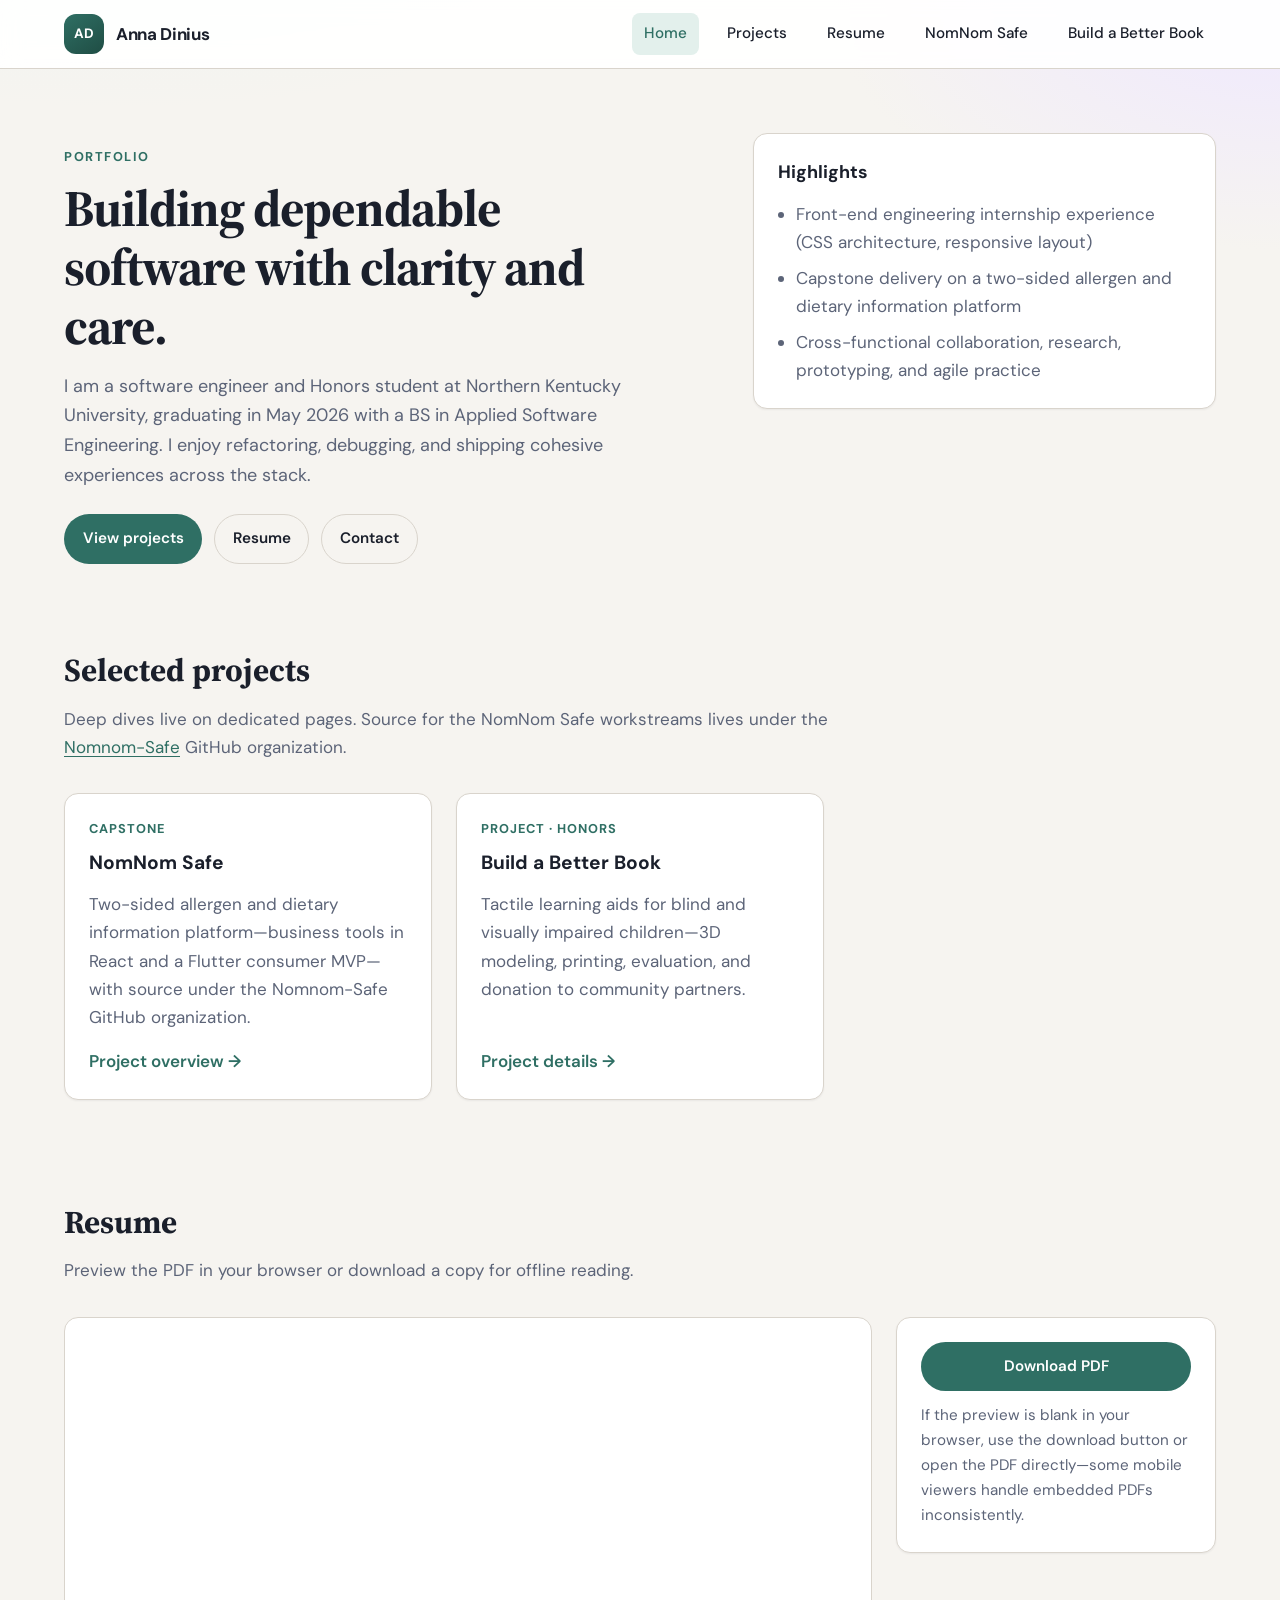
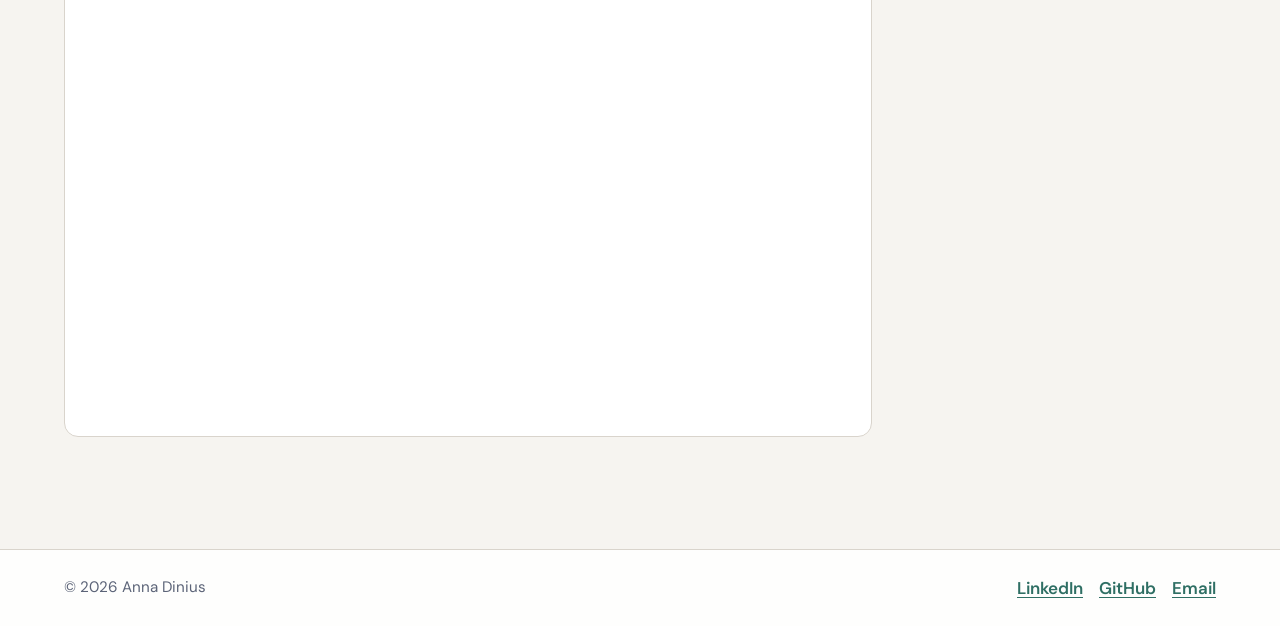
<file: index.html>
<!doctype html>
<html
	lang="en"
	data-base-path="."
>
	<head>
		<meta charset="utf-8" />
		<meta
			name="viewport"
			content="width=device-width, initial-scale=1"
		/>
		<meta
			name="description"
			content="Portfolio of Anna Dinius — software engineer focused on full-stack development, refactoring, and thoughtful product delivery."
		/>
		<title>Anna Dinius · Software Engineer</title>
		<link
			rel="preconnect"
			href="https://fonts.googleapis.com"
		/>
		<link
			rel="preconnect"
			href="https://fonts.gstatic.com"
			crossorigin
		/>
		<link
			href="https://fonts.googleapis.com/css2?family=DM+Sans:ital,opsz,wght@0,9..40,400;0,9..40,600;0,9..40,700;1,9..40,400&family=Source+Serif+4:ital,opsz,wght@0,8..60,600;0,8..60,700;1,8..60,400&display=swap"
			rel="stylesheet"
		/>
		<link
			rel="stylesheet"
			href="css/styles.css"
		/>
	</head>
	<body data-current-nav="home">
		<div class="shell">
			<div id="site-header-mount"></div>

			<main id="main-content">
				<section class="hero">
					<div class="container hero__grid">
						<div>
							<p class="eyebrow">Portfolio</p>
							<h1>Building dependable software with clarity and care.</h1>
							<p class="lede">
								I am a software engineer and Honors student at Northern Kentucky
								University, graduating in May 2026 with a BS in Applied Software
								Engineering. I enjoy refactoring, debugging, and shipping
								cohesive experiences across the stack.
							</p>
							<div class="hero__actions">
								<a
									class="btn btn--primary"
									href="#projects"
									>View projects</a
								>
								<a
									class="btn btn--ghost"
									href="#resume"
									>Resume</a
								>
								<a
									class="btn btn--ghost"
									href="mailto:ae.dinius03@gmail.com"
									>Contact</a
								>
							</div>
						</div>
						<aside
							class="card"
							aria-labelledby="highlights-title"
						>
							<h2 id="highlights-title">Highlights</h2>
							<ul>
								<li>
									Front-end engineering internship experience (CSS architecture,
									responsive layout)
								</li>
								<li>
									Capstone delivery on a two-sided allergen and dietary
									information platform
								</li>
								<li>
									Cross-functional collaboration, research, prototyping, and
									agile practice
								</li>
							</ul>
						</aside>
					</div>
				</section>

				<section
					id="projects"
					class="section section--tight"
					aria-labelledby="projects-title"
				>
					<div class="container">
						<h2
							id="projects-title"
							class="section__title"
						>
							Selected projects
						</h2>
						<p class="section__intro">
							Deep dives live on dedicated pages. Source for the NomNom Safe
							workstreams lives under the
							<a
								href="https://github.com/Nomnom-Safe"
								rel="noopener noreferrer"
								target="_blank"
								>Nomnom-Safe</a
							>
							GitHub organization.
						</p>
						<div class="project-grid">
							<a
								class="project-card"
								href="projects/nomnom-safe.html"
							>
								<span class="project-card__meta">Capstone</span>
								<h3>NomNom Safe</h3>
								<p>
									Two-sided allergen and dietary information platform—business
									tools in React and a Flutter consumer MVP—with source under
									the Nomnom-Safe GitHub organization.
								</p>
								<span class="project-card__cta">Project overview →</span>
							</a>
							<a
								class="project-card"
								href="projects/build-a-better-book.html"
							>
								<span class="project-card__meta">Project · Honors</span>
								<h3>Build a Better Book</h3>
								<p>
									Tactile learning aids for blind and visually impaired
									children—3D modeling, printing, evaluation, and donation to
									community partners.
								</p>
								<span class="project-card__cta">Project details →</span>
							</a>
						</div>
					</div>
				</section>

				<section
					id="resume"
					class="section"
					aria-labelledby="resume-title"
				>
					<div class="container">
						<h2
							id="resume-title"
							class="section__title"
						>
							Resume
						</h2>
						<p class="section__intro">
							Preview the PDF in your browser or download a copy for offline
							reading.
						</p>
						<div class="resume-panel">
							<iframe
								class="pdf-frame"
								title="Anna Dinius resume PDF"
								src="assets/dinius-anna-resume.pdf"
							></iframe>
							<aside class="resume-aside card">
								<a
									class="btn btn--primary"
									href="assets/dinius-anna-resume.pdf"
									download="Anna-Dinius-Resume.pdf"
								>
									Download PDF
								</a>
								<p class="note">
									If the preview is blank in your browser, use the download
									button or open the PDF directly—some mobile viewers handle
									embedded PDFs inconsistently.
								</p>
							</aside>
						</div>
					</div>
				</section>
			</main>

			<div id="site-footer-mount"></div>
		</div>
		<script
			src="js/site.js"
			defer
		></script>
	</body>
</html>
</file>
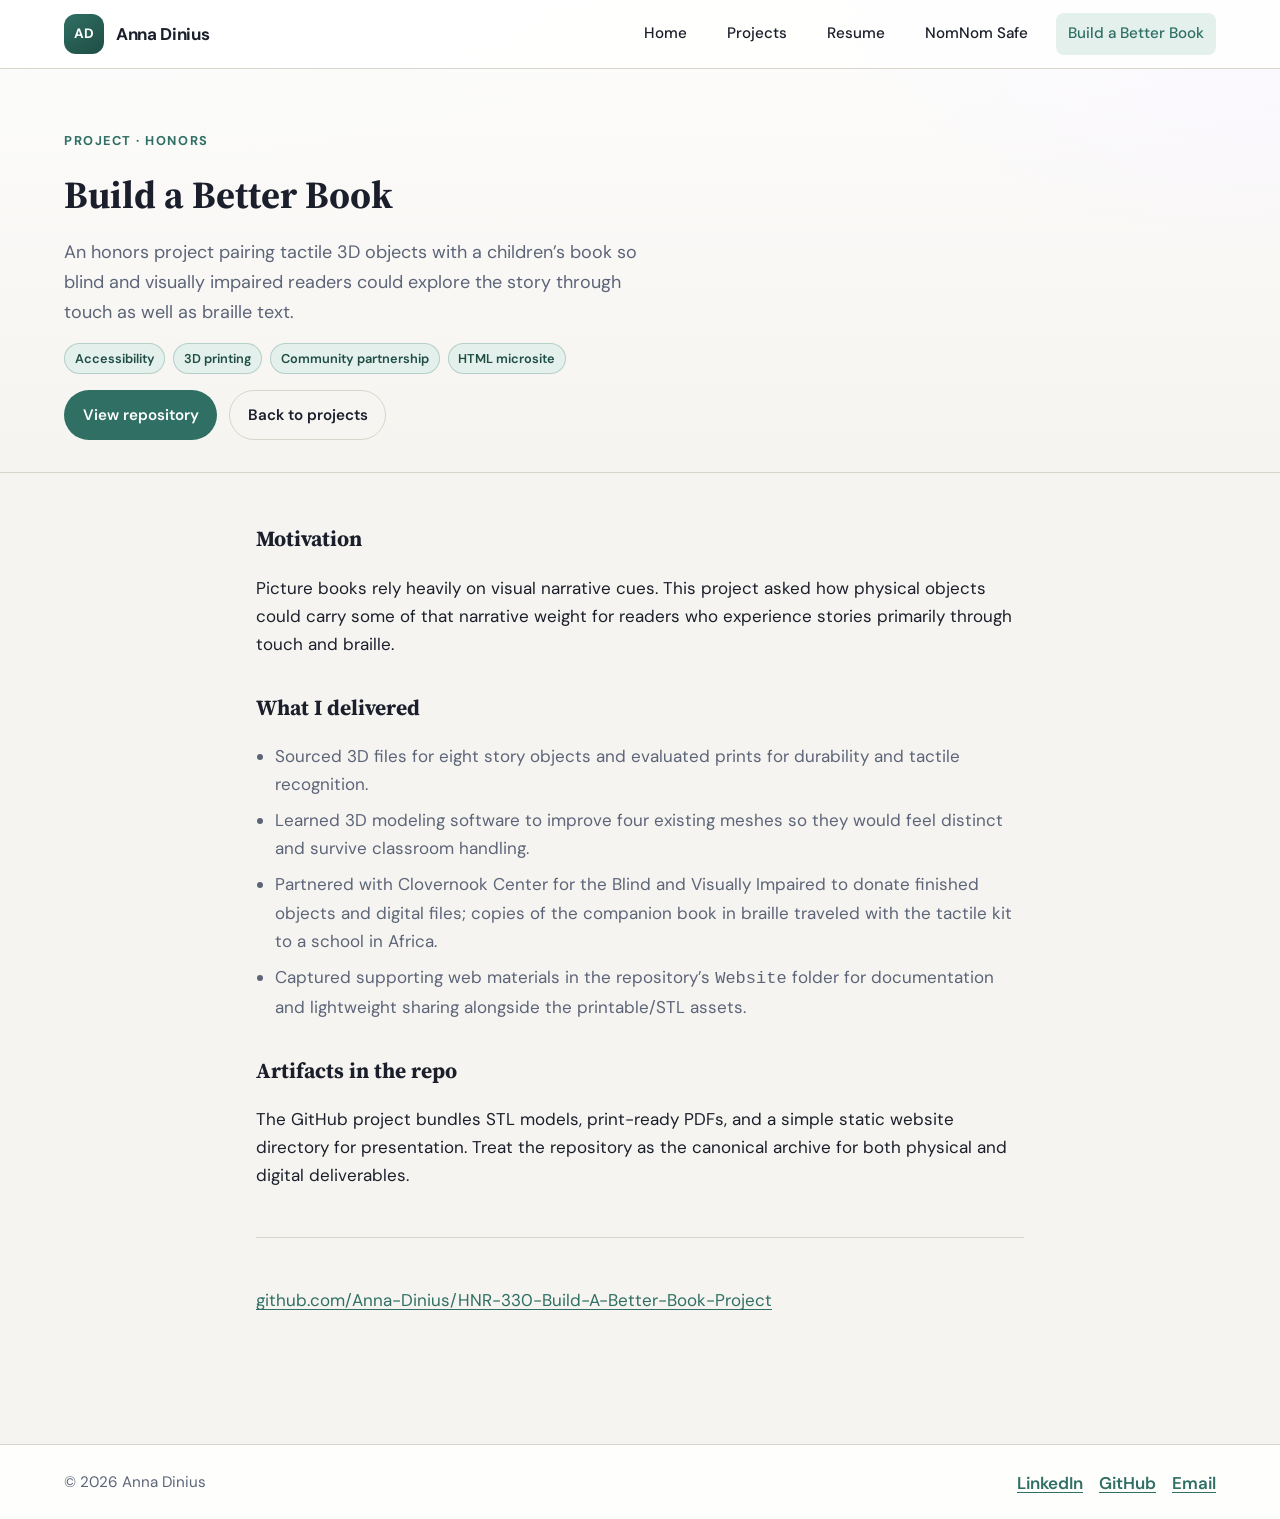
<file: projects/build-a-better-book.html>
<!doctype html>
<html
	lang="en"
	data-base-path=".."
>
	<head>
		<meta charset="utf-8" />
		<meta
			name="viewport"
			content="width=device-width, initial-scale=1"
		/>
		<meta
			name="description"
			content="Build a Better Book honors project — tactile 3D objects paired with children's literature for blind and visually impaired readers."
		/>
		<title>Build a Better Book · Anna Dinius</title>
		<link
			rel="preconnect"
			href="https://fonts.googleapis.com"
		/>
		<link
			rel="preconnect"
			href="https://fonts.gstatic.com"
			crossorigin
		/>
		<link
			href="https://fonts.googleapis.com/css2?family=DM+Sans:ital,opsz,wght@0,9..40,400;0,9..40,600;0,9..40,700;1,9..40,400&family=Source+Serif+4:ital,opsz,wght@0,8..60,600;0,8..60,700;1,8..60,400&display=swap"
			rel="stylesheet"
		/>
		<link
			rel="stylesheet"
			href="../css/styles.css"
		/>
	</head>
	<body data-current-nav="bab">
		<div class="shell">
			<div id="site-header-mount"></div>

			<main id="main-content">
				<header class="page-hero">
					<div class="container">
						<p class="eyebrow">Project · Honors</p>
						<h1>Build a Better Book</h1>
						<p class="lede">
							An honors project pairing tactile 3D objects with a children’s
							book so blind and visually impaired readers could explore the
							story through touch as well as braille text.
						</p>
						<div class="tag-row">
							<span class="tag">Accessibility</span>
							<span class="tag">3D printing</span>
							<span class="tag">Community partnership</span>
							<span class="tag">HTML microsite</span>
						</div>
						<div class="hero__actions">
							<a
								class="btn btn--primary"
								href="https://github.com/Anna-Dinius/HNR-330-Build-A-Better-Book-Project"
								rel="noopener noreferrer"
								target="_blank"
								>View repository</a
							>
							<a
								class="btn btn--ghost"
								href="../index.html#projects"
								>Back to projects</a
							>
						</div>
					</div>
				</header>

				<section class="section">
					<div class="container content-block">
						<h2>Motivation</h2>
						<p>
							Picture books rely heavily on visual narrative cues. This project
							asked how physical objects could carry some of that narrative
							weight for readers who experience stories primarily through touch
							and braille.
						</p>

						<h2>What I delivered</h2>
						<ul>
							<li>
								Sourced 3D files for eight story objects and evaluated prints
								for durability and tactile recognition.
							</li>
							<li>
								Learned 3D modeling software to improve four existing meshes so
								they would feel distinct and survive classroom handling.
							</li>
							<li>
								Partnered with Clovernook Center for the Blind and Visually
								Impaired to donate finished objects and digital files; copies of
								the companion book in braille traveled with the tactile kit to a
								school in Africa.
							</li>
							<li>
								Captured supporting web materials in the repository’s
								<code>Website</code> folder for documentation and lightweight
								sharing alongside the printable/STL assets.
							</li>
						</ul>

						<h2>Artifacts in the repo</h2>
						<p>
							The GitHub project bundles STL models, print-ready PDFs, and a
							simple static website directory for presentation. Treat the
							repository as the canonical archive for both physical and digital
							deliverables.
						</p>

						<div class="divider"></div>
						<p>
							<a
								href="https://github.com/Anna-Dinius/HNR-330-Build-A-Better-Book-Project"
								rel="noopener noreferrer"
								target="_blank"
								>github.com/Anna-Dinius/HNR-330-Build-A-Better-Book-Project</a
							>
						</p>
					</div>
				</section>
			</main>

			<div id="site-footer-mount"></div>
		</div>
		<script
			src="../js/site.js"
			defer
		></script>
	</body>
</html>
</file>
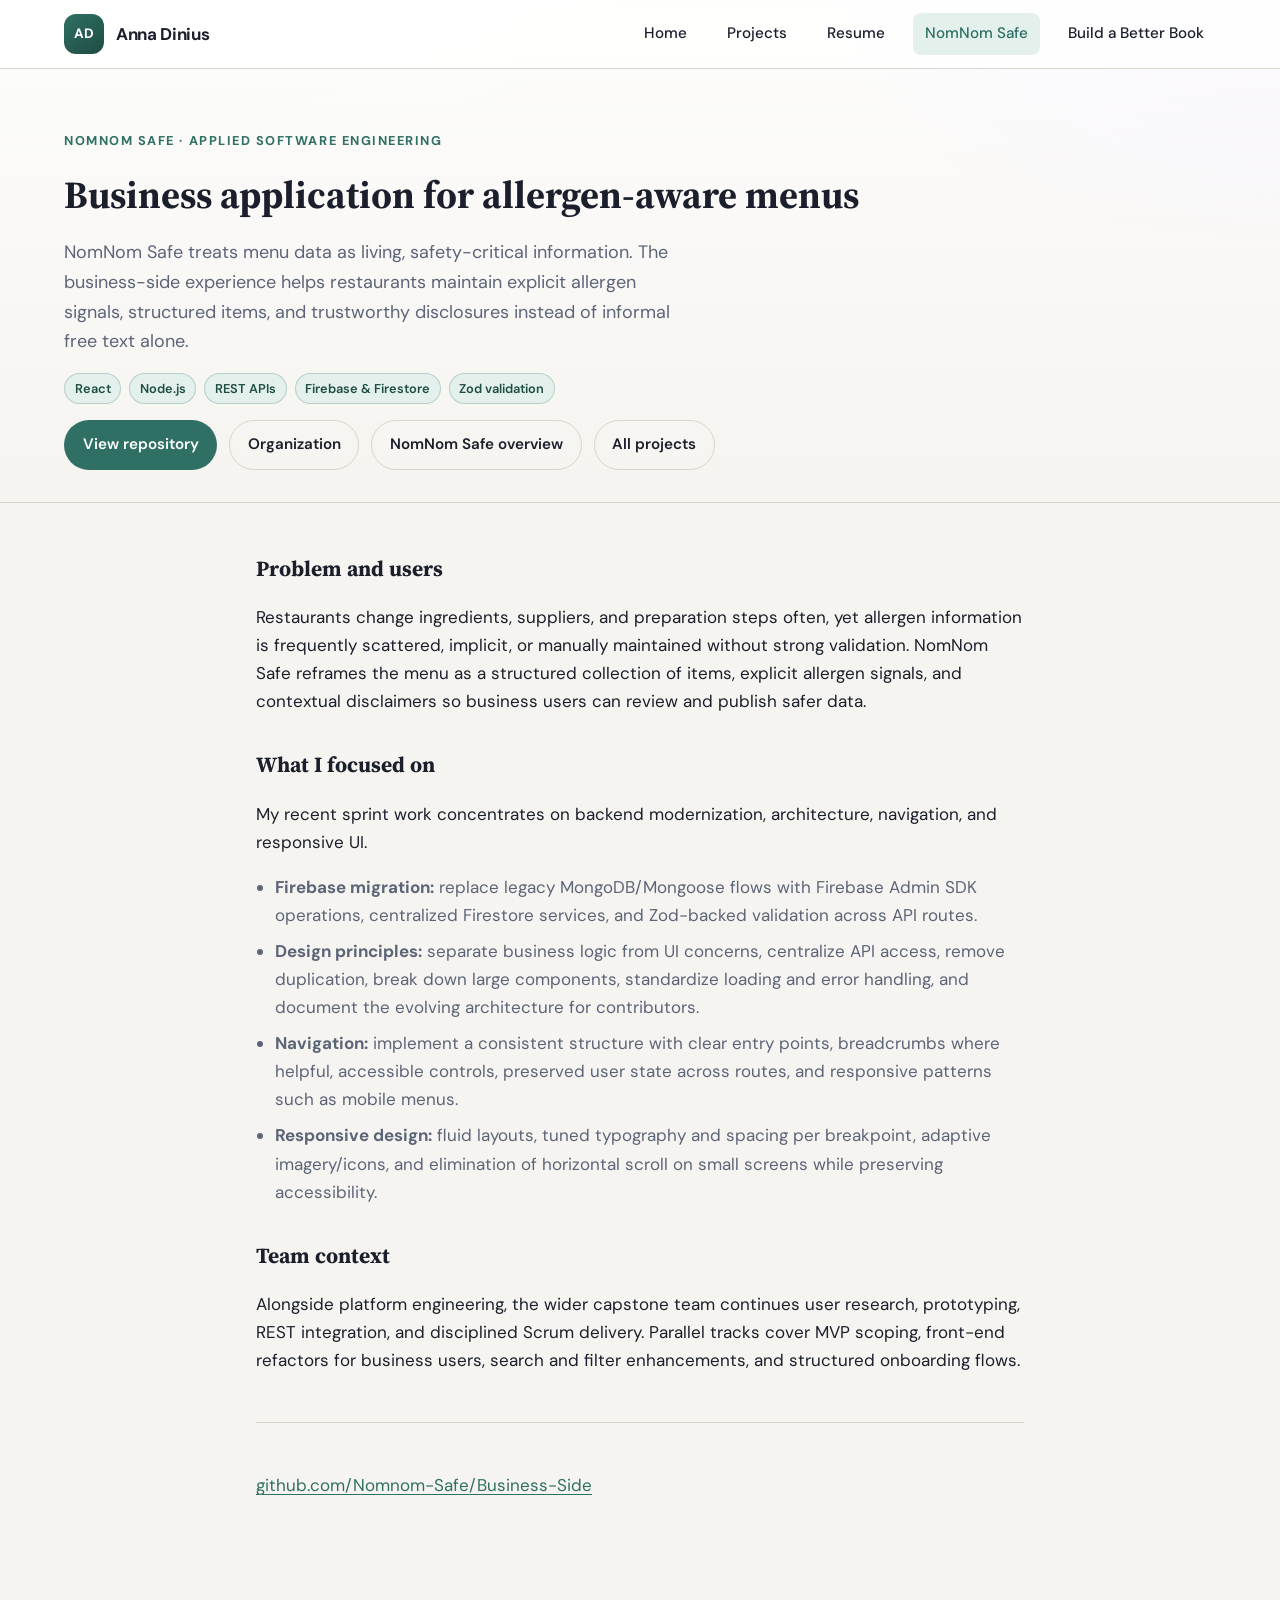
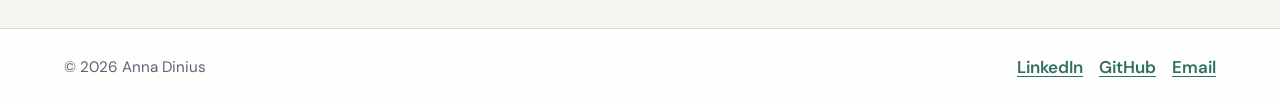
<file: projects/nomnom-safe-business-side.html>
<!doctype html>
<html
	lang="en"
	data-base-path=".."
>
	<head>
		<meta charset="utf-8" />
		<meta
			name="viewport"
			content="width=device-width, initial-scale=1"
		/>
		<meta
			name="description"
			content="NomNom Safe business application — allergen-aware menu management, Firebase migration, and disciplined front-end architecture."
		/>
		<title>NomNom Safe · Business application · Anna Dinius</title>
		<link
			rel="preconnect"
			href="https://fonts.googleapis.com"
		/>
		<link
			rel="preconnect"
			href="https://fonts.gstatic.com"
			crossorigin
		/>
		<link
			href="https://fonts.googleapis.com/css2?family=DM+Sans:ital,opsz,wght@0,9..40,400;0,9..40,600;0,9..40,700;1,9..40,400&family=Source+Serif+4:ital,opsz,wght@0,8..60,600;0,8..60,700;1,8..60,400&display=swap"
			rel="stylesheet"
		/>
		<link
			rel="stylesheet"
			href="../css/styles.css"
		/>
	</head>
	<body data-current-nav="nomnom">
		<div class="shell">
			<div id="site-header-mount"></div>

			<main id="main-content">
				<header class="page-hero">
					<div class="container">
						<p class="eyebrow">NomNom Safe · Applied Software Engineering</p>
						<h1>Business application for allergen-aware menus</h1>
						<p class="lede">
							NomNom Safe treats menu data as living, safety-critical
							information. The business-side experience helps restaurants
							maintain explicit allergen signals, structured items, and
							trustworthy disclosures instead of informal free text alone.
						</p>
						<div class="tag-row">
							<span class="tag">React</span>
							<span class="tag">Node.js</span>
							<span class="tag">REST APIs</span>
							<span class="tag">Firebase &amp; Firestore</span>
							<span class="tag">Zod validation</span>
						</div>
						<div class="hero__actions">
							<a
								class="btn btn--primary"
								href="https://github.com/Nomnom-Safe/Business-Side"
								rel="noopener noreferrer"
								target="_blank"
								>View repository</a
							>
							<a
								class="btn btn--ghost"
								href="https://github.com/Nomnom-Safe"
								rel="noopener noreferrer"
								target="_blank"
								>Organization</a
							>
							<a
								class="btn btn--ghost"
								href="nomnom-safe.html"
								>NomNom Safe overview</a
							>
							<a
								class="btn btn--ghost"
								href="../index.html#projects"
								>All projects</a
							>
						</div>
					</div>
				</header>

				<section class="section">
					<div class="container content-block">
						<h2>Problem and users</h2>
						<p>
							Restaurants change ingredients, suppliers, and preparation steps
							often, yet allergen information is frequently scattered, implicit,
							or manually maintained without strong validation. NomNom Safe
							reframes the menu as a structured collection of items, explicit
							allergen signals, and contextual disclaimers so business users can
							review and publish safer data.
						</p>

						<h2>What I focused on</h2>
						<p>
							My recent sprint work concentrates on backend modernization,
							architecture, navigation, and responsive UI.
						</p>
						<ul>
							<li>
								<strong>Firebase migration:</strong> replace legacy
								MongoDB/Mongoose flows with Firebase Admin SDK operations,
								centralized Firestore services, and Zod-backed validation across
								API routes.
							</li>
							<li>
								<strong>Design principles:</strong> separate business logic from
								UI concerns, centralize API access, remove duplication, break
								down large components, standardize loading and error handling,
								and document the evolving architecture for contributors.
							</li>
							<li>
								<strong>Navigation:</strong> implement a consistent structure
								with clear entry points, breadcrumbs where helpful, accessible
								controls, preserved user state across routes, and responsive
								patterns such as mobile menus.
							</li>
							<li>
								<strong>Responsive design:</strong> fluid layouts, tuned
								typography and spacing per breakpoint, adaptive imagery/icons,
								and elimination of horizontal scroll on small screens while
								preserving accessibility.
							</li>
						</ul>

						<h2>Team context</h2>
						<p>
							Alongside platform engineering, the wider capstone team continues
							user research, prototyping, REST integration, and disciplined
							Scrum delivery. Parallel tracks cover MVP scoping, front-end
							refactors for business users, search and filter enhancements, and
							structured onboarding flows.
						</p>

						<div class="divider"></div>
						<p>
							<a
								href="https://github.com/Nomnom-Safe/Business-Side"
								rel="noopener noreferrer"
								target="_blank"
								>github.com/Nomnom-Safe/Business-Side</a
							>
						</p>
					</div>
				</section>
			</main>

			<div id="site-footer-mount"></div>
		</div>
		<script
			src="../js/site.js"
			defer
		></script>
	</body>
</html>
</file>
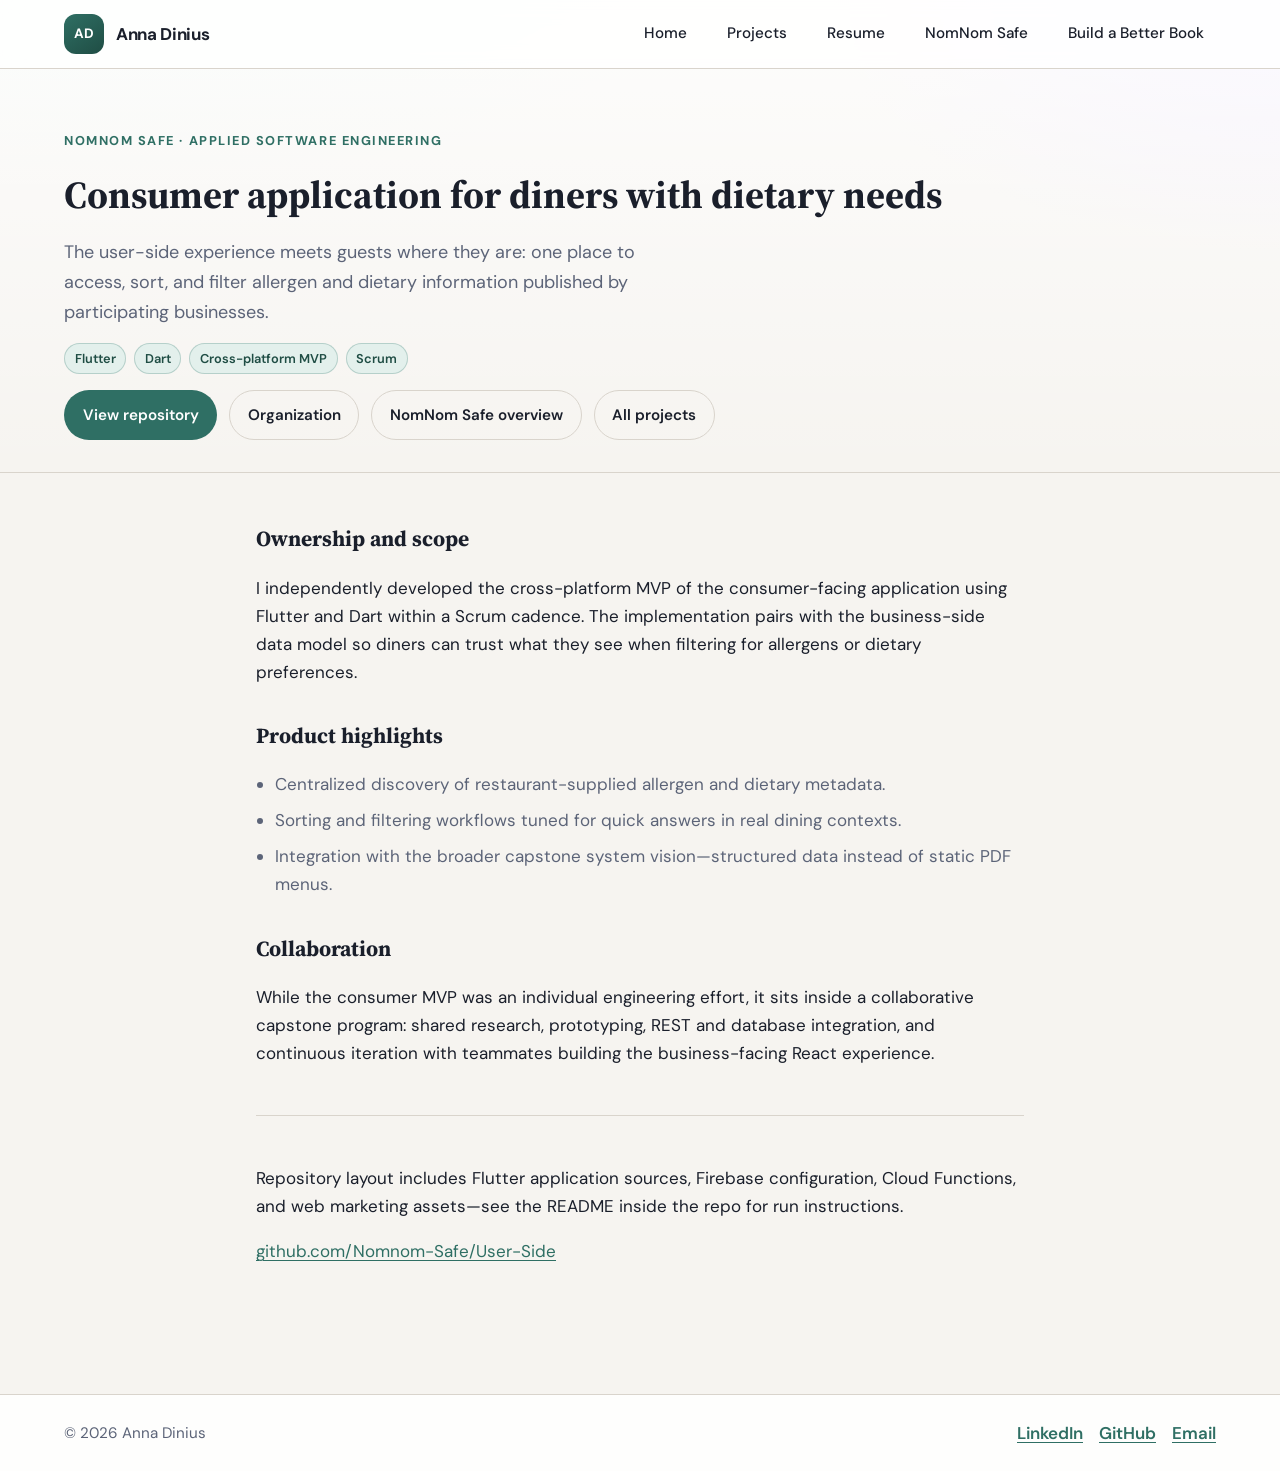
<file: projects/nomnom-safe-user-side.html>
<!doctype html>
<html
	lang="en"
	data-base-path=".."
>
	<head>
		<meta charset="utf-8" />
		<meta
			name="viewport"
			content="width=device-width, initial-scale=1"
		/>
		<meta
			name="description"
			content="NomNom Safe consumer application — Flutter MVP for exploring restaurant allergen and dietary information."
		/>
		<title>NomNom Safe · Consumer application · Anna Dinius</title>
		<link
			rel="preconnect"
			href="https://fonts.googleapis.com"
		/>
		<link
			rel="preconnect"
			href="https://fonts.gstatic.com"
			crossorigin
		/>
		<link
			href="https://fonts.googleapis.com/css2?family=DM+Sans:ital,opsz,wght@0,9..40,400;0,9..40,600;0,9..40,700;1,9..40,400&family=Source+Serif+4:ital,opsz,wght@0,8..60,600;0,8..60,700;1,8..60,400&display=swap"
			rel="stylesheet"
		/>
		<link
			rel="stylesheet"
			href="../css/styles.css"
		/>
	</head>
	<body data-current-nav="nomnom-user">
		<div class="shell">
			<div id="site-header-mount"></div>

			<main id="main-content">
				<header class="page-hero">
					<div class="container">
						<p class="eyebrow">NomNom Safe · Applied Software Engineering</p>
						<h1>Consumer application for diners with dietary needs</h1>
						<p class="lede">
							The user-side experience meets guests where they are: one place to
							access, sort, and filter allergen and dietary information
							published by participating businesses.
						</p>
						<div class="tag-row">
							<span class="tag">Flutter</span>
							<span class="tag">Dart</span>
							<span class="tag">Cross-platform MVP</span>
							<span class="tag">Scrum</span>
						</div>
						<div class="hero__actions">
							<a
								class="btn btn--primary"
								href="https://github.com/Nomnom-Safe/User-Side"
								rel="noopener noreferrer"
								target="_blank"
								>View repository</a
							>
							<a
								class="btn btn--ghost"
								href="https://github.com/Nomnom-Safe"
								rel="noopener noreferrer"
								target="_blank"
								>Organization</a
							>
							<a
								class="btn btn--ghost"
								href="nomnom-safe.html"
								>NomNom Safe overview</a
							>
							<a
								class="btn btn--ghost"
								href="../index.html#projects"
								>All projects</a
							>
						</div>
					</div>
				</header>

				<section class="section">
					<div class="container content-block">
						<h2>Ownership and scope</h2>
						<p>
							I independently developed the cross-platform MVP of the
							consumer-facing application using Flutter and Dart within a Scrum
							cadence. The implementation pairs with the business-side data
							model so diners can trust what they see when filtering for
							allergens or dietary preferences.
						</p>

						<h2>Product highlights</h2>
						<ul>
							<li>
								Centralized discovery of restaurant-supplied allergen and
								dietary metadata.
							</li>
							<li>
								Sorting and filtering workflows tuned for quick answers in real
								dining contexts.
							</li>
							<li>
								Integration with the broader capstone system vision—structured
								data instead of static PDF menus.
							</li>
						</ul>

						<h2>Collaboration</h2>
						<p>
							While the consumer MVP was an individual engineering effort, it
							sits inside a collaborative capstone program: shared research,
							prototyping, REST and database integration, and continuous
							iteration with teammates building the business-facing React
							experience.
						</p>

						<div class="divider"></div>
						<p>
							Repository layout includes Flutter application sources, Firebase
							configuration, Cloud Functions, and web marketing assets—see the
							README inside the repo for run instructions.
						</p>
						<p>
							<a
								href="https://github.com/Nomnom-Safe/User-Side"
								rel="noopener noreferrer"
								target="_blank"
								>github.com/Nomnom-Safe/User-Side</a
							>
						</p>
					</div>
				</section>
			</main>

			<div id="site-footer-mount"></div>
		</div>
		<script
			src="../js/site.js"
			defer
		></script>
	</body>
</html>
</file>
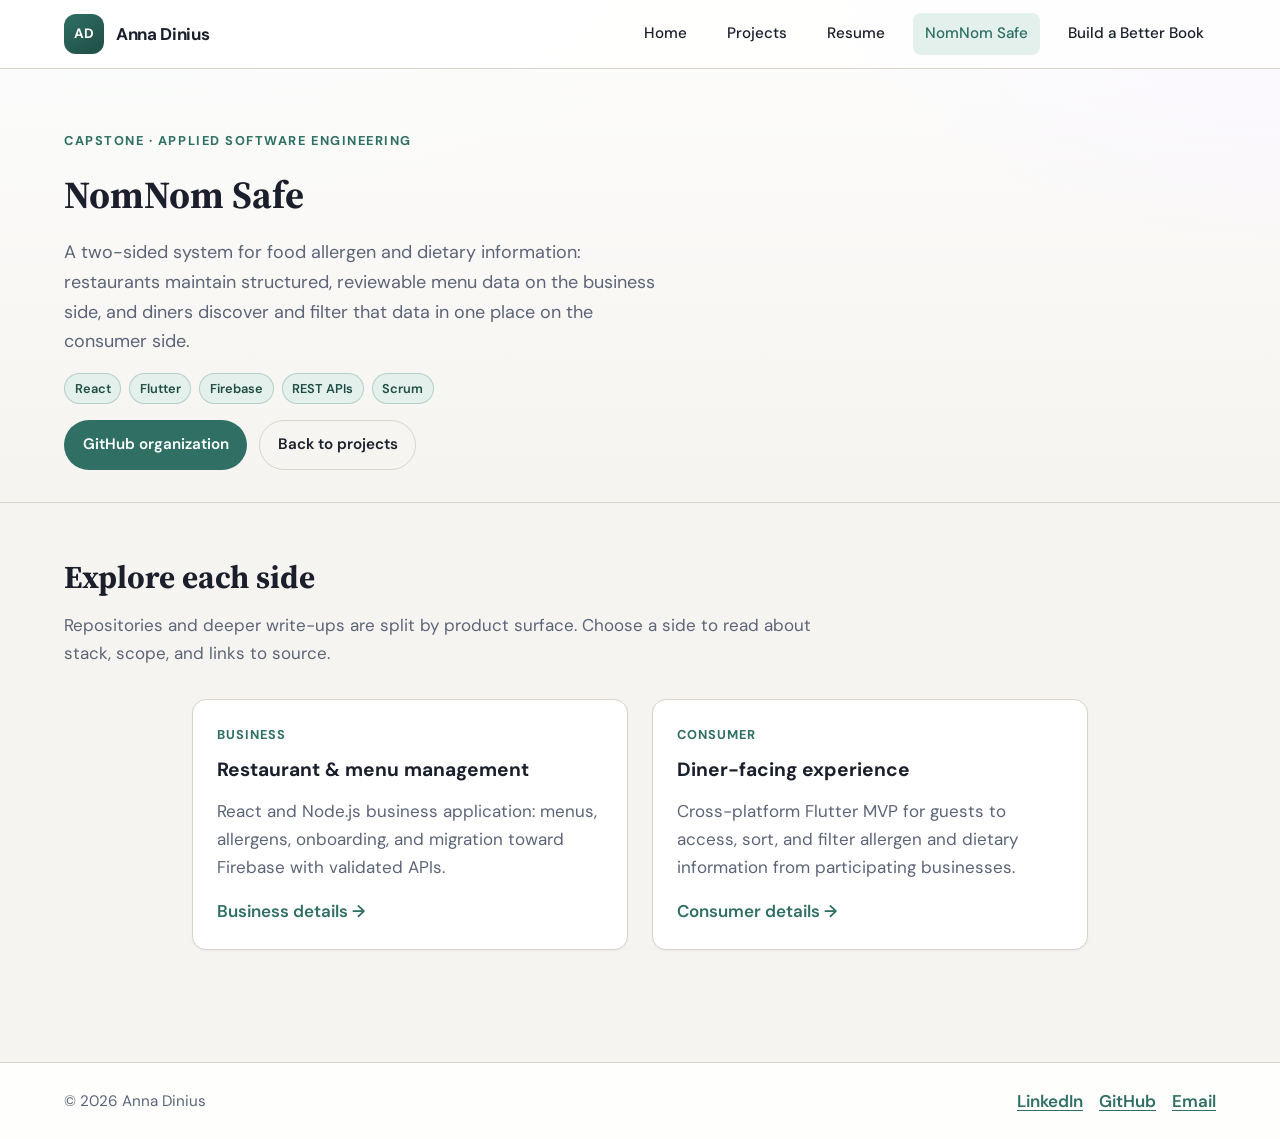
<file: projects/nomnom-safe.html>
<!doctype html>
<html
	lang="en"
	data-base-path=".."
>
	<head>
		<meta charset="utf-8" />
		<meta
			name="viewport"
			content="width=device-width, initial-scale=1"
		/>
		<meta
			name="description"
			content="NomNom Safe — two-sided capstone platform for allergen and dietary menu data: business tools and a consumer-facing Flutter MVP."
		/>
		<title>NomNom Safe · Anna Dinius</title>
		<link
			rel="preconnect"
			href="https://fonts.googleapis.com"
		/>
		<link
			rel="preconnect"
			href="https://fonts.gstatic.com"
			crossorigin
		/>
		<link
			href="https://fonts.googleapis.com/css2?family=DM+Sans:ital,opsz,wght@0,9..40,400;0,9..40,600;0,9..40,700;1,9..40,400&family=Source+Serif+4:ital,opsz,wght@0,8..60,600;0,8..60,700;1,8..60,400&display=swap"
			rel="stylesheet"
		/>
		<link
			rel="stylesheet"
			href="../css/styles.css"
		/>
	</head>
	<body data-current-nav="nomnom">
		<div class="shell">
			<div id="site-header-mount"></div>

			<main id="main-content">
				<header class="page-hero">
					<div class="container">
						<p class="eyebrow">Capstone · Applied Software Engineering</p>
						<h1>NomNom Safe</h1>
						<p class="lede">
							A two-sided system for food allergen and dietary information:
							restaurants maintain structured, reviewable menu data on the
							business side, and diners discover and filter that data in one
							place on the consumer side.
						</p>
						<div class="tag-row">
							<span class="tag">React</span>
							<span class="tag">Flutter</span>
							<span class="tag">Firebase</span>
							<span class="tag">REST APIs</span>
							<span class="tag">Scrum</span>
						</div>
						<div class="hero__actions">
							<a
								class="btn btn--primary"
								href="https://github.com/Nomnom-Safe"
								rel="noopener noreferrer"
								target="_blank"
								>GitHub organization</a
							>
							<a
								class="btn btn--ghost"
								href="../index.html#projects"
								>Back to projects</a
							>
						</div>
					</div>
				</header>

				<section
					class="section"
					aria-labelledby="sides-title"
				>
					<div class="container">
						<h2
							id="sides-title"
							class="section__title"
						>
							Explore each side
						</h2>
						<p class="section__intro">
							Repositories and deeper write-ups are split by product surface.
							Choose a side to read about stack, scope, and links to source.
						</p>
						<div class="project-grid project-grid--hub">
							<a
								class="project-card"
								href="nomnom-safe-business-side.html"
							>
								<span class="project-card__meta">Business</span>
								<h3>Restaurant &amp; menu management</h3>
								<p>
									React and Node.js business application: menus, allergens,
									onboarding, and migration toward Firebase with validated APIs.
								</p>
								<span class="project-card__cta">Business details →</span>
							</a>
							<a
								class="project-card"
								href="nomnom-safe-user-side.html"
							>
								<span class="project-card__meta">Consumer</span>
								<h3>Diner-facing experience</h3>
								<p>
									Cross-platform Flutter MVP for guests to access, sort, and
									filter allergen and dietary information from participating
									businesses.
								</p>
								<span class="project-card__cta">Consumer details →</span>
							</a>
						</div>
					</div>
				</section>
			</main>

			<div id="site-footer-mount"></div>
		</div>
		<script
			src="../js/site.js"
			defer
		></script>
	</body>
</html>
</file>
<file: css/styles.css>
/* Design tokens — single source of truth for theme */
:root {
	--color-bg: #f6f4f0;
	--color-surface: #ffffff;
	--color-ink: #1a1f2b;
	--color-muted: #5c6478;
	--color-accent: #2f6f64;
	--color-accent-soft: #e3f0ec;
	--color-border: #d9d4cc;
	--color-focus: #1f5bff;
	--font-sans:
		'DM Sans', system-ui, -apple-system, Segoe UI, Roboto, Helvetica, Arial,
		sans-serif;
	--font-serif: 'Source Serif 4', Georgia, 'Times New Roman', serif;
	--radius-sm: 8px;
	--radius-md: 14px;
	--shadow-sm: 0 1px 2px rgba(26, 31, 43, 0.06);
	--shadow-md: 0 12px 40px rgba(26, 31, 43, 0.08);
	--space-1: 0.25rem;
	--space-2: 0.5rem;
	--space-3: 0.75rem;
	--space-4: 1rem;
	--space-5: 1.5rem;
	--space-6: 2rem;
	--space-8: 3rem;
	--space-10: 4rem;
	--content-max: 72rem;
	--header-h: 4.25rem;
}

*,
*::before,
*::after {
	box-sizing: border-box;
}

html {
	scroll-behavior: smooth;
}

body {
	margin: 0;
	min-height: 100vh;
	font-family: var(--font-sans);
	font-size: 1.0625rem;
	line-height: 1.65;
	color: var(--color-ink);
	background:
		radial-gradient(1200px 600px at 10% -10%, #e8f5f1 0%, transparent 55%),
		radial-gradient(900px 500px at 100% 0%, #efe8ff 0%, transparent 50%),
		var(--color-bg);
}

img {
	max-width: 100%;
	height: auto;
}

a {
	color: var(--color-accent);
	text-decoration-thickness: 1px;
	text-underline-offset: 3px;
}

a:hover {
	color: #245548;
}

:focus-visible {
	outline: 2px solid var(--color-focus);
	outline-offset: 2px;
}

.visually-hidden {
	position: absolute;
	width: 1px;
	height: 1px;
	padding: 0;
	margin: -1px;
	overflow: hidden;
	clip: rect(0, 0, 0, 0);
	white-space: nowrap;
	border: 0;
}

.skip-link {
	position: absolute;
	left: -999px;
	top: 0;
	z-index: 1000;
	padding: var(--space-3) var(--space-4);
	background: var(--color-ink);
	color: #fff;
	border-radius: 0 0 var(--radius-sm) var(--radius-sm);
}

.skip-link:focus {
	left: var(--space-4);
}

.shell {
	min-height: 100vh;
	display: flex;
	flex-direction: column;
}

main {
	flex: 1;
}

.container {
	width: min(100% - var(--space-6), var(--content-max));
	margin-inline: auto;
}

/* Header */
.site-header {
	position: sticky;
	top: 0;
	z-index: 50;
	background: color-mix(in srgb, var(--color-surface) 92%, transparent);
	backdrop-filter: blur(10px);
	border-bottom: 1px solid var(--color-border);
}

.site-header__inner {
	width: min(100% - var(--space-6), var(--content-max));
	margin-inline: auto;
	display: flex;
	align-items: center;
	justify-content: space-between;
	gap: var(--space-4);
	min-height: var(--header-h);
}

.site-logo {
	display: inline-flex;
	align-items: center;
	gap: var(--space-3);
	font-weight: 700;
	color: var(--color-ink);
	text-decoration: none;
}

.site-logo:hover {
	color: var(--color-ink);
}

.site-logo__mark {
	display: grid;
	place-items: center;
	width: 2.5rem;
	height: 2.5rem;
	border-radius: 12px;
	background: linear-gradient(145deg, var(--color-accent), #1f4d44);
	color: #fff;
	font-size: 0.85rem;
	letter-spacing: 0.02em;
}

.site-logo__text {
	letter-spacing: -0.02em;
}

.nav-toggle {
	display: none;
	flex-direction: column;
	justify-content: center;
	gap: 5px;
	width: 2.75rem;
	height: 2.75rem;
	padding: 0;
	border: 1px solid var(--color-border);
	border-radius: var(--radius-sm);
	background: var(--color-surface);
	cursor: pointer;
}

.nav-toggle__bar {
	display: block;
	width: 1.25rem;
	height: 2px;
	margin: 0 auto;
	background: var(--color-ink);
	border-radius: 2px;
}

.site-nav__list {
	list-style: none;
	margin: 0;
	padding: 0;
	display: flex;
	flex-wrap: wrap;
	align-items: center;
	gap: var(--space-2) var(--space-4);
}

.site-nav__link {
	display: inline-block;
	padding: var(--space-2) var(--space-3);
	border-radius: var(--radius-sm);
	color: var(--color-ink);
	text-decoration: none;
	font-weight: 500;
	font-size: 0.95rem;
}

.site-nav__link:hover {
	background: var(--color-accent-soft);
	color: var(--color-accent);
	text-decoration: none;
}

.site-nav__link.is-active {
	background: var(--color-accent-soft);
	color: var(--color-accent);
	text-decoration: none;
}

@media (max-width: 768px) {
	.nav-toggle {
		display: inline-flex;
	}

	.site-nav {
		position: absolute;
		left: 0;
		right: 0;
		top: var(--header-h);
		padding: var(--space-4);
		background: var(--color-surface);
		border-bottom: 1px solid var(--color-border);
		box-shadow: var(--shadow-md);
		display: none;
	}

	.site-nav.is-open {
		display: block;
	}

	.site-nav__list {
		flex-direction: column;
		align-items: stretch;
	}
}

.site-header--fallback .fallback-msg {
	margin: 0;
	padding: var(--space-3) 0;
	color: var(--color-muted);
	font-size: 0.95rem;
}

/* Hero */
.hero {
	padding: var(--space-10) 0 var(--space-8);
}

.hero__grid {
	display: grid;
	gap: var(--space-8);
	align-items: start;
}

@media (min-width: 900px) {
	.hero__grid {
		grid-template-columns: 1.35fr 1fr;
		gap: var(--space-10);
	}
}

.eyebrow {
	display: inline-block;
	font-size: 0.8rem;
	font-weight: 700;
	letter-spacing: 0.12em;
	text-transform: uppercase;
	color: var(--color-accent);
	margin-bottom: var(--space-3);
}

.hero h1 {
	font-family: var(--font-serif);
	font-size: clamp(2.25rem, 4vw, 3.25rem);
	line-height: 1.15;
	letter-spacing: -0.02em;
	margin: 0 0 var(--space-4);
}

.lede {
	font-size: 1.125rem;
	color: var(--color-muted);
	max-width: 38rem;
	margin: 0 0 var(--space-5);
}

.hero__actions {
	display: flex;
	flex-wrap: wrap;
	gap: var(--space-3);
}

.card {
	background: var(--color-surface);
	border: 1px solid var(--color-border);
	border-radius: var(--radius-md);
	box-shadow: var(--shadow-sm);
	padding: var(--space-5);
}

.card h2 {
	margin: 0 0 var(--space-3);
	font-size: 1.125rem;
}

.card ul {
	margin: 0;
	padding-left: 1.1rem;
	color: var(--color-muted);
}

.card li + li {
	margin-top: var(--space-2);
}

/* Buttons */
.btn {
	display: inline-flex;
	align-items: center;
	justify-content: center;
	gap: var(--space-2);
	padding: 0.7rem 1.1rem;
	border-radius: 999px;
	font-weight: 600;
	font-size: 0.95rem;
	text-decoration: none;
	border: 1px solid transparent;
	cursor: pointer;
	transition:
		background 0.15s ease,
		color 0.15s ease,
		border-color 0.15s ease;
}

.btn--primary {
	background: var(--color-accent);
	color: #fff;
}

.btn--primary:hover {
	background: #265a50;
	color: #fff;
	text-decoration: none;
}

.btn--ghost {
	background: transparent;
	border-color: var(--color-border);
	color: var(--color-ink);
}

.btn--ghost:hover {
	border-color: var(--color-accent);
	color: var(--color-accent);
	text-decoration: none;
}

/* Sections */
.section {
	padding: var(--space-8) 0;
}

.section--tight {
	padding-top: var(--space-6);
}

.section__title {
	font-family: var(--font-serif);
	font-size: clamp(1.75rem, 2.5vw, 2.25rem);
	margin: 0 0 var(--space-2);
}

.section__intro {
	max-width: 48rem;
	color: var(--color-muted);
	margin: 0 0 var(--space-6);
}

/* Project grid */
.project-grid {
	display: grid;
	gap: var(--space-5);
}

@media (min-width: 720px) {
	.project-grid {
		grid-template-columns: repeat(2, minmax(0, 1fr));
	}
}

@media (min-width: 1100px) {
	.project-grid {
		grid-template-columns: repeat(3, minmax(0, 1fr));
	}

	/* Hub page: two NomNom sides stay paired instead of a sparse third column */
	.project-grid--hub {
		grid-template-columns: repeat(2, minmax(0, 1fr));
		max-width: 56rem;
		margin-inline: auto;
	}
}

.project-card {
	display: flex;
	flex-direction: column;
	height: 100%;
	padding: var(--space-5);
	background: var(--color-surface);
	border: 1px solid var(--color-border);
	border-radius: var(--radius-md);
	box-shadow: var(--shadow-sm);
	text-decoration: none;
	color: inherit;
	transition:
		transform 0.15s ease,
		box-shadow 0.15s ease;
}

.project-card:hover {
	transform: translateY(-2px);
	box-shadow: var(--shadow-md);
	text-decoration: none;
	color: inherit;
}

.project-card__meta {
	font-size: 0.8rem;
	font-weight: 700;
	letter-spacing: 0.08em;
	text-transform: uppercase;
	color: var(--color-accent);
	margin-bottom: var(--space-2);
}

.project-card h3 {
	margin: 0 0 var(--space-3);
	font-size: 1.2rem;
}

.project-card p {
	margin: 0 0 var(--space-4);
	color: var(--color-muted);
	flex: 1;
}

.project-card__cta {
	font-weight: 600;
	color: var(--color-accent);
}

/* Resume */
.resume-panel {
	display: grid;
	gap: var(--space-5);
}

@media (min-width: 900px) {
	.resume-panel {
		grid-template-columns: 1fr 320px;
		align-items: start;
	}
}

.pdf-frame {
	width: 100%;
	min-height: 720px;
	border: 1px solid var(--color-border);
	border-radius: var(--radius-md);
	background: #fff;
}

.resume-aside {
	position: sticky;
	top: calc(var(--header-h) + var(--space-4));
}

.resume-aside .btn {
	width: 100%;
	margin-bottom: var(--space-3);
}

.note {
	font-size: 0.95rem;
	color: var(--color-muted);
	margin: 0;
}

/* Project detail */
.page-hero {
	padding: var(--space-8) 0 var(--space-6);
	border-bottom: 1px solid var(--color-border);
	background: linear-gradient(
		180deg,
		color-mix(in srgb, var(--color-surface) 70%, transparent),
		transparent
	);
}

.page-hero h1 {
	font-family: var(--font-serif);
	font-size: clamp(1.85rem, 3vw, 2.5rem);
	margin: 0 0 var(--space-3);
}

.page-hero .lede {
	margin-bottom: var(--space-4);
}

.tag-row {
	display: flex;
	flex-wrap: wrap;
	gap: var(--space-2);
	margin-bottom: var(--space-4);
}

.tag {
	font-size: 0.8rem;
	font-weight: 600;
	padding: 0.25rem 0.6rem;
	border-radius: 999px;
	background: var(--color-accent-soft);
	color: #1f4d44;
	border: 1px solid color-mix(in srgb, var(--color-accent) 25%, transparent);
}

.content-block {
	max-width: 48rem;
}

.content-block h2 {
	font-family: var(--font-serif);
	font-size: 1.35rem;
	margin-top: var(--space-6);
	margin-bottom: var(--space-3);
}

.content-block h2:first-child {
	margin-top: 0;
}

.content-block ul {
	padding-left: 1.2rem;
	color: var(--color-muted);
}

.content-block li + li {
	margin-top: var(--space-2);
}

.divider {
	height: 1px;
	background: var(--color-border);
	margin: var(--space-8) 0;
}

/* Footer */
.site-footer {
	border-top: 1px solid var(--color-border);
	background: color-mix(in srgb, var(--color-surface) 88%, transparent);
	margin-top: var(--space-10);
}

.site-footer__inner {
	width: min(100% - var(--space-6), var(--content-max));
	margin-inline: auto;
	padding: var(--space-5) 0;
	display: flex;
	flex-wrap: wrap;
	gap: var(--space-4);
	align-items: center;
	justify-content: space-between;
}

.site-footer__copy {
	margin: 0;
	color: var(--color-muted);
	font-size: 0.95rem;
}

.site-footer__links {
	list-style: none;
	margin: 0;
	padding: 0;
	display: flex;
	gap: var(--space-4);
}

.site-footer__links a {
	font-weight: 600;
}
</file>
